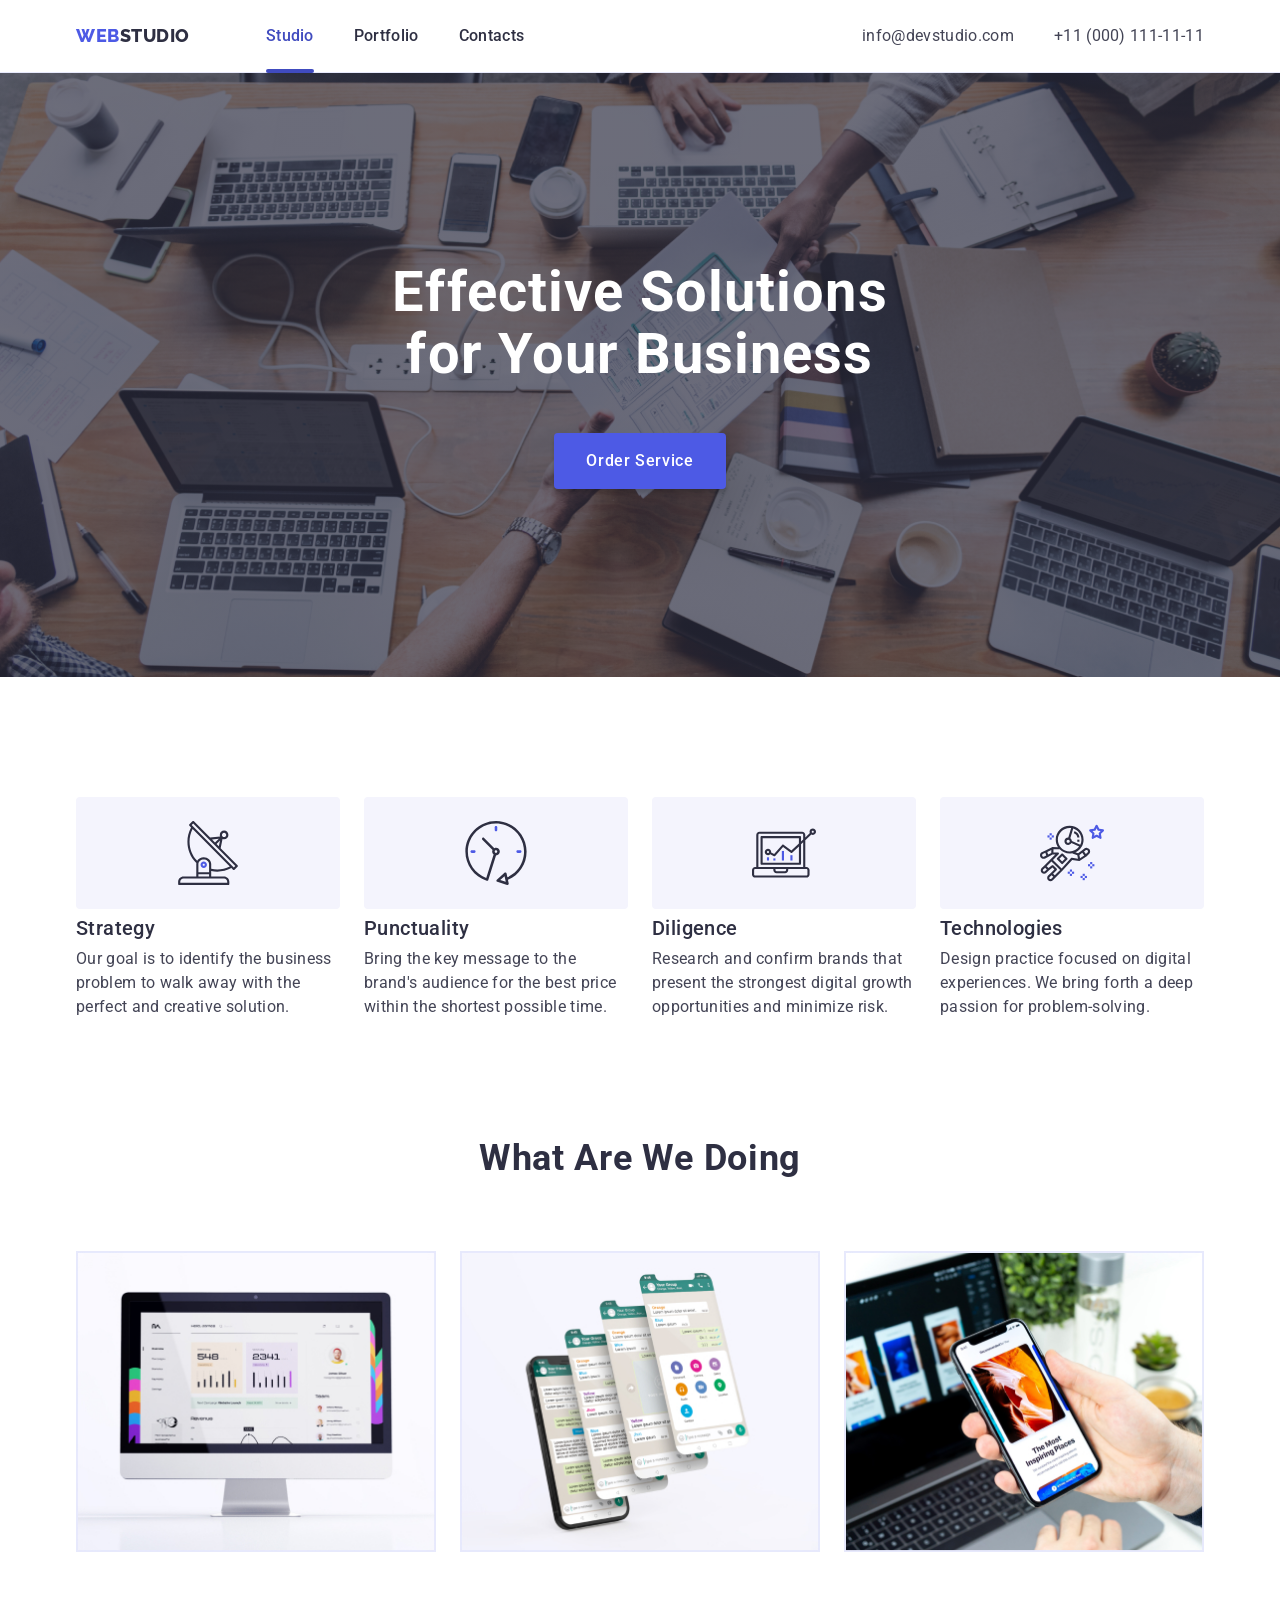
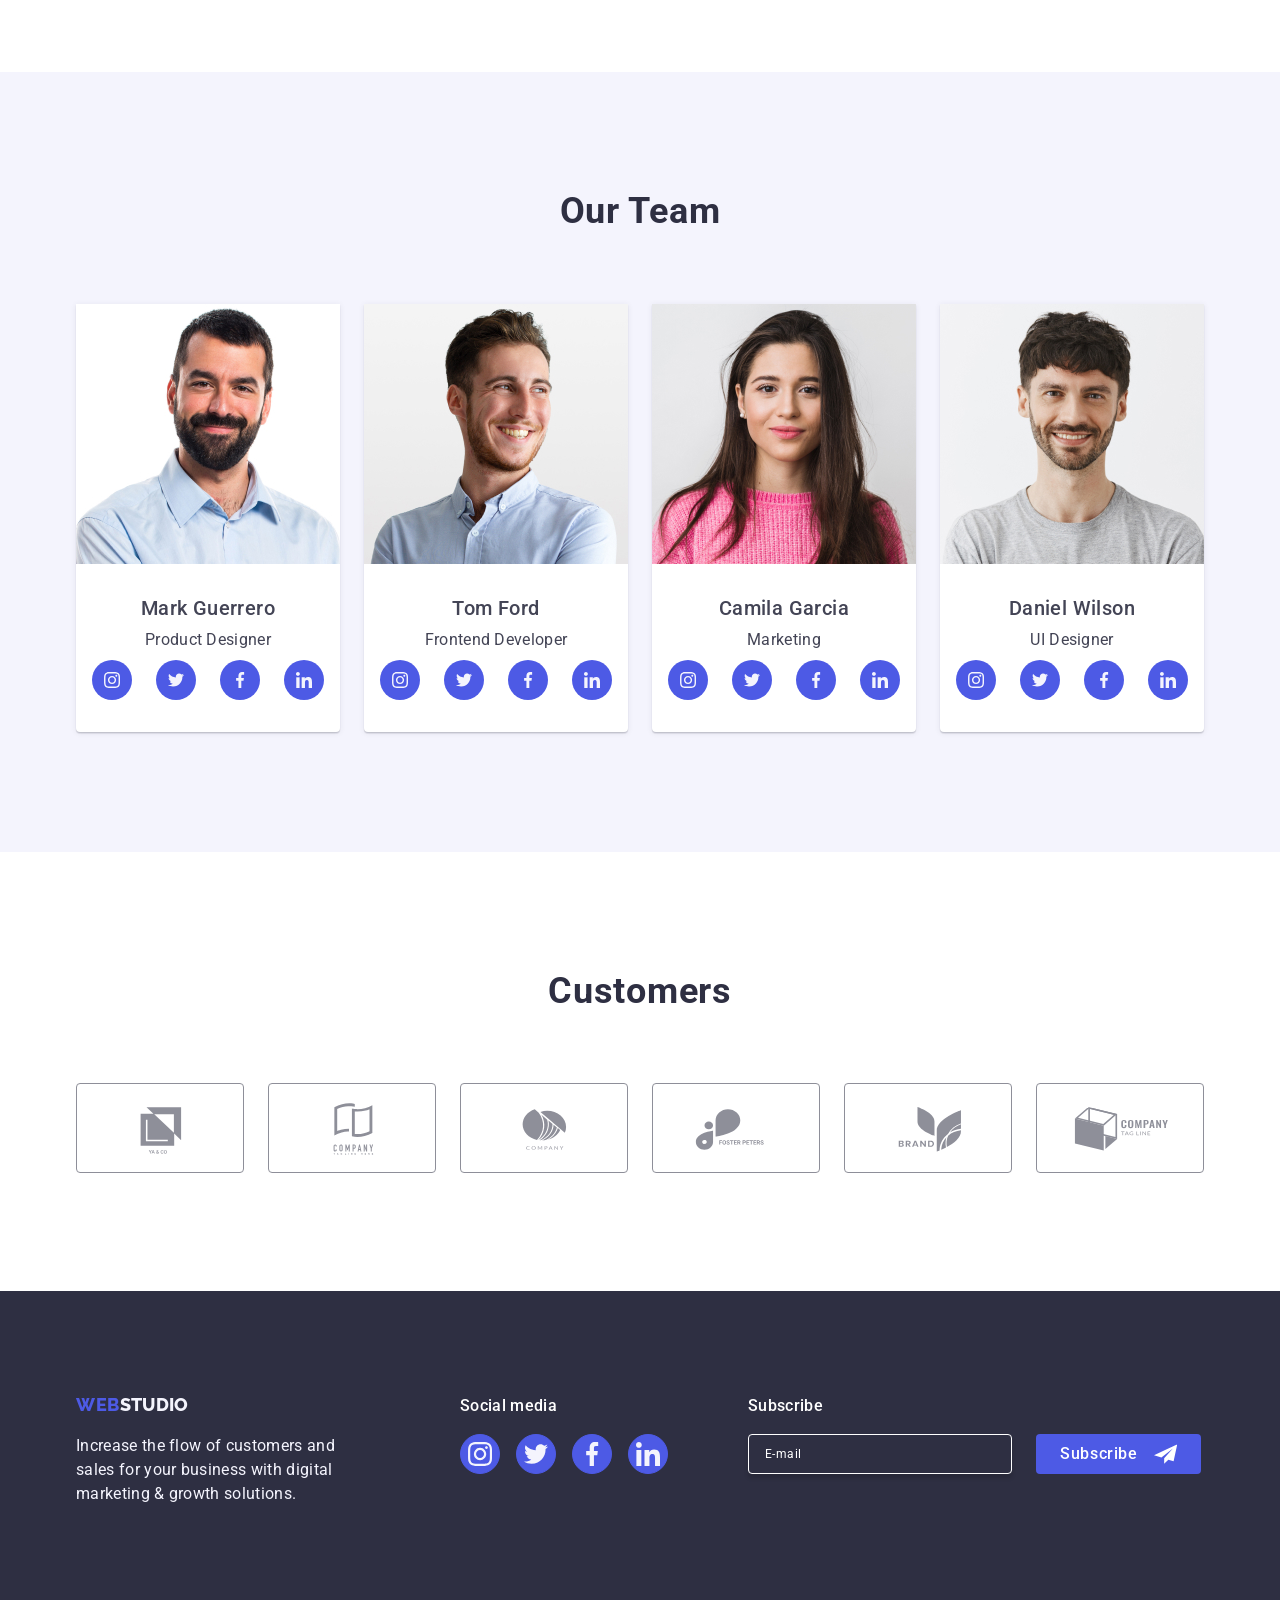
<file: index.html>
<!DOCTYPE html>
<html lang="en">
  <head>
    <meta charset="UTF-8" />
    <meta name="viewport" content="width=device-width, initial-scale=1.0" />
    <title>Web Studio</title>
    <link rel="preconnect" href="https://fonts.googleapis.com" />
    <link rel="preconnect" href="https://fonts.gstatic.com" crossorigin />
    <link
      href="https://fonts.googleapis.com/css2?family=Raleway:wght@800&family=Roboto:wght@400;500;700;900&display=swap"
      rel="stylesheet"
    />
    <link
      rel="stylesheet"
      href="https://cdnjs.cloudflare.com/ajax/libs/modern-normalize/2.0.0/modern-normalize.min.css"
      integrity="sha512-4xo8blKMVCiXpTaLzQSLSw3KFOVPWhm/TRtuPVc4WG6kUgjH6J03IBuG7JZPkcWMxJ5huwaBpOpnwYElP/m6wg=="
      crossorigin="anonymous"
      referrerpolicy="no-referrer"
    />
    <link rel="stylesheet" href="./css/mobile-styles.css" />
  </head>

  <body>
    <header class="all-headers">
      <div class="container all-headers-content">
        <nav class="navigation">
          <a class="link logo" href="./index.html"
            >Web<span class="studio-text">Studio</span></a
          >
          <ul class="list menu-list">
            <li>
              <a class="menu-item current link" href="./index.html">Studio</a>
            </li>
            <li>
              <a class="menu-item link" href="./portfolio.html">Portfolio</a>
            </li>
            <li><a class="menu-item link" href="">Contacts</a></li>
          </ul>
        </nav>
        <address class="address">
          <ul class="list address-list">
            <li>
              <a class="address-item link" href="mailto:info@devstudio.com"
                >info@devstudio.com</a
              >
            </li>
            <li>
              <a class="address-item link" href="tel:+110001111111"
                >+11 (000) 111-11-11</a
              >
            </li>
          </ul>
        </address>
        <button
          menu-open
          class="mobile-menu-button menu-toggle js-open-menu"
          aria-expanded="false"
          aria-controls="mobile-menu"
        >
          <svg
            width="32"
            height="22"
            fill="currentColor"
            viewBox="0 0 20 20"
            xmlns="http://www.w3.org/2000/svg"
          >
            <path
              fill-rule="evenodd"
              d="M3 5a1 1 0 011-1h12a1 1 0 110 2H4a1 1 0 01-1-1zM3 10a1 1 0 011-1h12a1 1 0 110 2H4a1 1 0 01-1-1zM3 15a1 1 0 011-1h12a1 1 0 110 2H4a1 1 0 01-1-1z"
              clip-rule="evenodd"
            ></path>
          </svg>
        </button>
      </div>
    </header>
    <main>
      <section class="hero-section">
        <div class="container">
          <h1 class="page-header">Effective Solutions for Your Business</h1>
          <button data-modal-open class="hero-btn" type="button">
            Order Service
          </button>
        </div>
      </section>
      <!-- Section 2 pillars -->
      <section class="our-pillars">
        <div class="container">
          <h2 class="visually-hidden">Our pillars</h2>
          <ul class="list pillars-list">
            <li class="pillar-item">
              <div class="pillar-icon-container">
                <svg class="icon-antenna" width="64" height="64">
                  <use href="./images/icons.svg#icon-antenna"></use>
                </svg>
              </div>
              <h3 class="pillars-title">Strategy</h3>
              <p class="sec-two-four-paragraph">
                Our goal is to identify the business problem to walk away with
                the perfect and creative solution.
              </p>
            </li>
            <li class="pillar-item">
              <div class="pillar-icon-container">
                <svg class="icon-clock" width="64" height="64">
                  <use href="./images/icons.svg#icon-clock"></use>
                </svg>
              </div>
              <h3 class="pillars-title">Punctuality</h3>
              <p class="sec-two-four-paragraph">
                Bring the key message to the brand's audience for the best price
                within the shortest possible time.
              </p>
            </li>
            <li class="pillar-item">
              <div class="pillar-icon-container">
                <svg class="icon-diagram" width="64" height="64">
                  <use href="./images/icons.svg#icon-diagram"></use>
                </svg>
              </div>
              <h3 class="pillars-title">Diligence</h3>
              <p class="sec-two-four-paragraph">
                Research and confirm brands that present the strongest digital
                growth opportunities and minimize risk.
              </p>
            </li>
            <li class="pillar-item">
              <div class="pillar-icon-container">
                <svg class="icon-astronaut" width="64" height="64">
                  <use href="./images/icons.svg#icon-astronaut"></use>
                </svg>
              </div>
              <h3 class="pillars-title">Technologies</h3>
              <p class="sec-two-four-paragraph">
                Design practice focused on digital experiences. We bring forth a
                deep passion for problem-solving.
              </p>
            </li>
          </ul>
        </div>
      </section>
      <!-- Section 3 What are we doing -->
      <section class="what-we-do-section">
        <div class="container">
          <h2 class="second-level-header what-we-do-title">
            What are we doing
          </h2>
          <ul class="list what-we-do-list">
            <li class="what-we-do-item">
              <img
                srcset="./images/desktop.jpg 1x, ./images/desktop@2x.jpg 2x"
                src="./images/desktop.jpg"
                alt="Modern Websites"
                width="360"
                height="300"
                loading="lazy"
              />
            </li>
            <li class="what-we-do-item">
              <img
              srcset="./images/apps.jpg 1x, ./images/apps@2x.jpg 2x"
                src="./images/apps.jpg"
                alt="User-friendly Messengers"
                width="360"
                height="300"
                loading="lazy"
              />
            </li>
            <li class="what-we-do-item">
              <img
              srcset="./images/smartphone.jpg 1x, ./images/smartphone@2x.jpg 2x"
                src="./images/smartphone.jpg"
                alt="Mobile Apps"
                width="360"
                height="300"
                loading="lazy"
              />
            </li>
          </ul>
        </div>
      </section>
      <!-- Section 4 Our Team -->
      <section class="our-team">
        <div class="container">
          <h2 class="second-level-header our-team-title">Our Team</h2>
          <ul class="list our-team-list">
            <li class="our-team-list-item">
              <img
              srcset="./images/mark.jpg 1x, ./images/mark@2x.jpg 2x"
                src="./images/mark.jpg"
                alt="A man with a beard"
                width="264"
                height="260"
                loading="lazy"
              />
              <div class="name-and-position">
                <h3 class="level-three-header our-team-item-title">
                  Mark Guerrero
                </h3>
                <p class="team-paragraph our-team-list-item-text">
                  Product Designer
                </p>
                <ul class="our-team-icons list">
                  <li class="our-team-icons-item">
                    <a href="" class="soc-media-icons-link">
                      <svg class="icon-social" width="16" height="16">
                        <use href="./images/icons.svg#icon-instagram"></use>
                      </svg>
                    </a>
                  </li>
                  <li class="our-team-icons-item">
                    <a href="" class="soc-media-icons-link">
                      <svg class="icon-social" width="16" height="16">
                        <use href="./images/icons.svg#icon-twitter"></use>
                      </svg>
                    </a>
                  </li>
                  <li class="our-team-icons-item">
                    <a href="" class="soc-media-icons-link">
                      <svg class="icon-social" width="16" height="16">
                        <use href="./images/icons.svg#icon-facebook"></use>
                      </svg>
                    </a>
                  </li>
                  <li class="our-team-icons-item">
                    <a href="" class="soc-media-icons-link">
                      <svg class="icon-social" width="16" height="16">
                        <use href="./images/icons.svg#icon-linkedin"></use>
                      </svg>
                    </a>
                  </li>
                </ul>
              </div>
            </li>
            <li class="our-team-list-item">
              <img
              srcset="./images/tom.jpg 1x, ./images/tom@2x.jpg 2x"
                src="./images/tom.jpg"
                alt="Laughing man"
                width="264"
                height="260"
                loading="lazy"
              />
              <div class="name-and-position">
                <h3 class="level-three-header our-team-item-title">Tom Ford</h3>
                <p class="team-paragraph our-team-list-item-text">
                  Frontend Developer
                </p>
                <ul class="our-team-icons list">
                  <li class="our-team-icons-item">
                    <a href="" class="soc-media-icons-link">
                      <svg class="icon-social" width="16" height="16">
                        <use href="./images/icons.svg#icon-instagram"></use>
                      </svg>
                    </a>
                  </li>
                  <li class="our-team-icons-item">
                    <a href="" class="soc-media-icons-link">
                      <svg class="icon-social" width="16" height="16">
                        <use href="./images/icons.svg#icon-twitter"></use>
                      </svg>
                    </a>
                  </li>
                  <li class="our-team-icons-item">
                    <a href="" class="soc-media-icons-link">
                      <svg class="icon-social" width="16" height="16">
                        <use href="./images/icons.svg#icon-facebook"></use>
                      </svg>
                    </a>
                  </li>
                  <li class="our-team-icons-item">
                    <a href="" class="soc-media-icons-link">
                      <svg class="icon-social" width="16" height="16">
                        <use href="./images/icons.svg#icon-linkedin"></use>
                      </svg>
                    </a>
                  </li>
                </ul>
              </div>
            </li>
            <li class="our-team-list-item">
              <img
              srcset="./images/camila.jpg 1x, ./images/camila@2x.jpg 2x"
                src="./images/camila.jpg"
                alt="Confident woman"
                width="264"
                height="260"
                loading="lazy"
              />
              <div class="name-and-position">
                <h3 class="level-three-header our-team-item-title">
                  Camila Garcia
                </h3>
                <p class="team-paragraph our-team-list-item-text">
                  Marketing
                </p>
                <ul class="our-team-icons list">
                  <li class="our-team-icons-item">
                    <a href="" class="soc-media-icons-link">
                      <svg class="icon-social" width="16" height="16">
                        <use href="./images/icons.svg#icon-instagram"></use>
                      </svg>
                    </a>
                  </li>
                  <li class="our-team-icons-item">
                    <a href="" class="soc-media-icons-link">
                      <svg class="icon-social" width="16" height="16">
                        <use href="./images/icons.svg#icon-twitter"></use>
                      </svg>
                    </a>
                  </li>
                  <li class="our-team-icons-item">
                    <a href="" class="soc-media-icons-link">
                      <svg class="icon-social" width="16" height="16">
                        <use href="./images/icons.svg#icon-facebook"></use>
                      </svg>
                    </a>
                  </li>
                  <li class="our-team-icons-item">
                    <a href="" class="soc-media-icons-link">
                      <svg class="icon-social" width="16" height="16">
                        <use href="./images/icons.svg#icon-linkedin"></use>
                      </svg>
                    </a>
                  </li>
                </ul>
              </div>
            </li>
            <li class="our-team-list-item">
              <img
              srcset="./images/daniel.jpg 1x, ./images/daniel@2x.jpg 2x"
                src="./images/daniel.jpg"
                alt="Smiling man"
                width="264"
                height="260"
                loading="lazy"
              />
              <div class="name-and-position">
                <h3 class="level-three-header our-team-item-title">
                  Daniel Wilson
                </h3>
                <p class="team-paragraph our-team-list-item-text">
                  UI Designer
                </p>
                <ul class="our-team-icons list">
                  <li class="our-team-icons-item">
                    <a href="" class="soc-media-icons-link">
                      <svg class="icon-social" width="16" height="16">
                        <use href="./images/icons.svg#icon-instagram"></use>
                      </svg>
                    </a>
                  </li>
                  <li class="our-team-icons-item">
                    <a href="" class="soc-media-icons-link">
                      <svg class="icon-social" width="16" height="16">
                        <use href="./images/icons.svg#icon-twitter"></use>
                      </svg>
                    </a>
                  </li>
                  <li class="our-team-icons-item">
                    <a href="" class="soc-media-icons-link">
                      <svg class="icon-social" width="16" height="16">
                        <use href="./images/icons.svg#icon-facebook"></use>
                      </svg>
                    </a>
                  </li>
                  <li class="our-team-icons-item">
                    <a href="" class="soc-media-icons-link">
                      <svg class="icon-social" width="16" height="16">
                        <use href="./images/icons.svg#icon-linkedin"></use>
                      </svg>
                    </a>
                  </li>
                </ul>
              </div>
            </li>
          </ul>
        </div>
      </section>
      <!-- Customers -->
      <section class="our-customers">
        <div class="container">
          <h2 class="second-level-header customers-title">Customers</h2>
          <ul class="list customers-list">
            <li class="customers-list-item">
              <a class="customers-icon-link" href="">
                <svg class="icon-logo-customers" width="104" height="56">
                  <use href="./images/icons.svg#icon-logo"></use>
                </svg>
              </a>
            </li>
            <li class="customers-list-item">
              <a class="customers-icon-link" href="">
                <svg class="icon-logo-customers" width="104" height="56">
                  <use href="./images/icons.svg#icon-logo-1"></use>
                </svg>
              </a>
            </li>
            <li class="customers-list-item">
              <a class="customers-icon-link" href="">
                <svg class="icon-logo-customers" width="104" height="56">
                  <use href="./images/icons.svg#icon-logo-2"></use>
                </svg>
              </a>
            </li>
            <li class="customers-list-item">
              <a class="customers-icon-link" href="">
                <svg class="icon-logo-customers" width="104" height="56">
                  <use href="./images/icons.svg#icon-logo-3"></use>
                </svg>
              </a>
            </li>
            <li class="customers-list-item">
              <a class="customers-icon-link" href="">
                <svg class="icon-logo-customers" width="104" height="56">
                  <use href="./images/icons.svg#icon-logo-4"></use>
                </svg>
              </a>
            </li>
            <li class="customers-list-item">
              <a class="customers-icon-link" href="">
                <svg class="icon-logo-customers" width="104" height="56">
                  <use href="./images/icons.svg#icon-logo-5"></use>
                </svg>
              </a>
            </li>
          </ul>
        </div>
      </section>
    </main>

    <footer class="footer footer-class">
      <div class="container footer-container">
        <div class="footer-left-side">
          <a class="link footer-logo" href="./index.html"
            >Web<span class="studio-text-footer">Studio</span></a
          >
          <p class="footer-text">
            Increase the flow of customers and sales for your business with
            digital marketing & growth solutions.
          </p>
        </div>

        <div class="footer-soc-media">
          <p class="footer-soc-media-title">Social media</p>
          <ul class="footer-soc-media-icons list">
            <li class="footer-icons-item">
              <a href="" class="footer-icons-item-link">
                <svg class="icon-social" width="24" height="24">
                  <use href="./images/icons.svg#icon-instagram"></use>
                </svg>
              </a>
            </li>
            <li class="footer-icons-item">
              <a href="" class="footer-icons-item-link">
                <svg class="icon-social" width="24" height="24">
                  <use href="./images/icons.svg#icon-twitter"></use>
                </svg>
              </a>
            </li>
            <li class="footer-icons-item">
              <a href="" class="footer-icons-item-link">
                <svg class="icon-social" width="24" height="24">
                  <use href="./images/icons.svg#icon-facebook"></use>
                </svg>
              </a>
            </li>
            <li class="footer-icons-item">
              <a href="" class="footer-icons-item-link">
                <svg class="icon-social" width="24" height="24">
                  <use href="./images/icons.svg#icon-linkedin"></use>
                </svg>
              </a>
            </li>
          </ul>
        </div>

        <div class="footer-form">
          <p class="footer-form-title">Subscribe</p>
          <form class="subscribe-list">
            <label class="subscribe-form">
              <input
                class="form-input"
                type="email"
                name="email"
                placeholder="E-mail"
              />
            </label>

            <button type="submit" class="subscribe-button">
              Subscribe
              <svg class="paper-plane" width="24" height="24">
                <use href="./images/icons.svg#icon-paper-plane"></use>
              </svg>
            </button>
          </form>
        </div>
      </div>
    </footer>

    <div class="backdrop is-hidden" data-modal>
      <div class="modal modal-window">
        <button class="modal-close-button" data-modal-close type="button">
          <svg class="close-button" width="8" height="8">
            <use href="./images/icons.svg#icon-close-black"></use>
          </svg>
        </button>
        <p class="modal-call-to-action">
          Leave your contacts and we will call you back
        </p>
        <form>
          <div class="modal-window-form-item">
            <label for="user-name" class="modal-window-title">Name</label>
            <div class="modal-window-input-container">
              <input
                class="form-input-modal"
                id="user-name"
                type="text"
                name="user-name"
                autofocus
              />
              <svg class="modal-form-icon" width="18" height="24">
                <use href="./images/icons.svg#icon-person-icon"></use>
              </svg>
            </div>
          </div>

          <div class="modal-window-form-item">
            <label for="phone-number" class="modal-window-title">Phone</label>
            <div class="modal-window-input-container">
              <input
                class="form-input-modal"
                id="phone-number"
                type="tel"
                name="phone-number"
              />
              <svg class="modal-form-icon" width="18" height="24">
                <use href="./images/icons.svg#icon-phone-icon"></use>
              </svg>
            </div>
          </div>

          <div class="modal-window-form-item">
            <label for="user-email" class="modal-window-title">Email</label>
            <div class="modal-window-input-container">
              <input
                class="form-input-modal"
                id="user-email"
                type="email"
                name="user-email"
              />
              <svg class="modal-form-icon" width="18" height="24">
                <use href="./images/icons.svg#icon-email-icon"></use>
              </svg>
            </div>
          </div>

          <div class="modal-window-form-item-comment">
            <label for="user-comment" class="modal-window-title">Comment</label>
            <textarea
              class="modal-comment"
              id="user-comment"
              name="user-comment"
              placeholder="Text input"
            ></textarea>
          </div>

          <div class="checkbox-privacy">
            <input
              class="form-input-modal-checkbox visually-hidden"
              id="user-privacy"
              type="checkbox"
              name="user-privacy"
              value="true"
            />
            <label for="user-privacy" class="checkbox-label">
              <span class="checkbox-icon">
                <svg class="modal-form-icon" width="10" height="8">
                  <use href="./images/icons.svg#icon-check-icon"></use>
                </svg>
              </span>
              I accept the terms and conditions of the
              <a class="privacy-text" href="">Privacy Policy</a>
            </label>
          </div>

          <button class="modal-send-button" type="submit">Send</button>
        </form>
      </div>
    </div>

    <div class="menu-container js-menu-container" id="mobile-menu">
      <div class="modal-menu-wrapper">
        <button class="menu-toggle-close js-close-menu">
          <svg
            fill="currentColor"
            viewBox="0 0 20 20"
            xmlns="http://www.w3.org/2000/svg"
            width="8"
            height="8"
          >
            <path
              fill-rule="evenodd"
              d="M4.293 4.293a1 1 0 011.414 0L10 8.586l4.293-4.293a1 1 0 111.414 1.414L11.414 10l4.293 4.293a1 1 0 01-1.414 1.414L10 11.414l-4.293 4.293a1 1 0 01-1.414-1.414L8.586 10 4.293 5.707a1 1 0 010-1.414z"
              clip-rule="evenodd"
            ></path>
          </svg>
        </button>

        <ul class="list mobile-menu">
          <li><a href="./index.html" class="link mobile-menu-link studio">Studio</a></li>
          <li><a href="./portfolio.html" class="link mobile-menu-link">Portfolio</a></li>
          <li><a href="" class="link mobile-menu-link">Contacts</a></li>
        </ul>

        <ul class="list mobile-menu-contacts">
          <li>
            <a class="mobile-address-pn link" href="tel:+110001111111"
              >+11 (000) 111-11-11</a
            >
          </li>
          <li>
            <a class="mobile-address-email link" href="mailto:info@devstudio.com"
              >info@devstudio.com</a
            >
          </li>
        </ul>

        <ul class="list mobile-menu-socials">
          <li class="our-team-icons-item">
            <a href="" class="soc-media-icons-link">
              <svg class="icon-social" width="24" height="24">
                <use href="./images/icons.svg#icon-instagram"></use>
              </svg>
            </a>
          </li>
          <li class="our-team-icons-item">
            <a href="" class="soc-media-icons-link">
              <svg class="icon-social" width="24" height="24">
                <use href="./images/icons.svg#icon-twitter"></use>
              </svg>
            </a>
          </li>
          <li class="our-team-icons-item">
            <a href="" class="soc-media-icons-link">
              <svg class="icon-social" width="24" height="24">
                <use href="./images/icons.svg#icon-facebook"></use>
              </svg>
            </a>
          </li>
          <li class="our-team-icons-item">
            <a href="" class="soc-media-icons-link">
              <svg class="icon-social" width="24" height="24">
                <use href="./images/icons.svg#icon-linkedin"></use>
              </svg>
            </a>
          </li>
        </ul>

      </div>
    </div>
    
    <script src="./js/mobile-menu.js"></script>
    <script src="./js/modal.js"></script>
  </body>
</html>
</file>
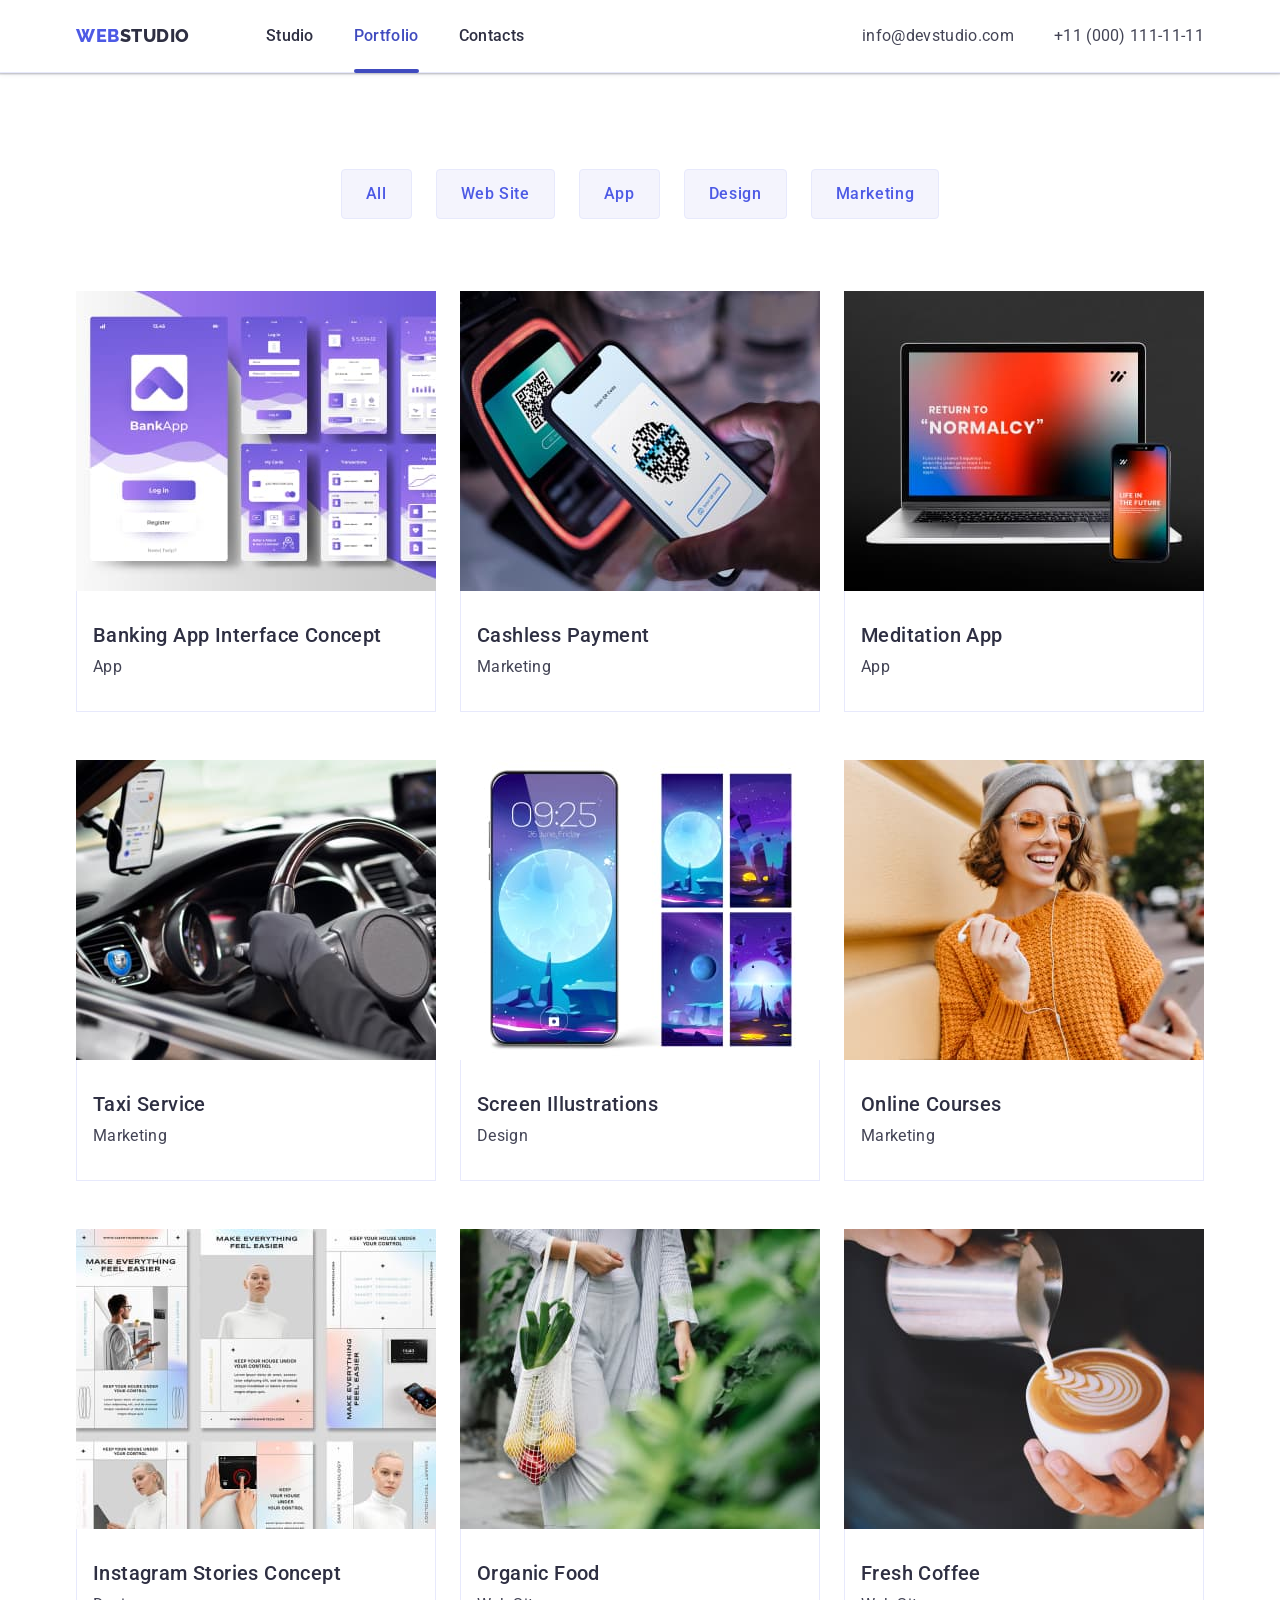
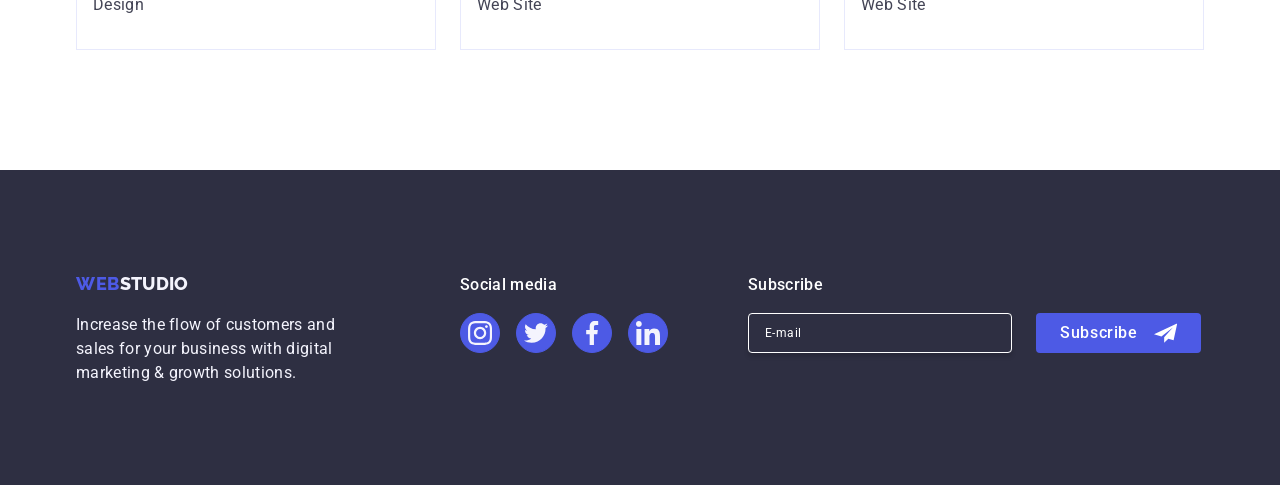
<file: portfolio.html>
<!DOCTYPE html>
<html lang="en">
  <head>
    <meta charset="UTF-8" />
    <meta name="viewport" content="width=device-width, initial-scale=1.0" />
    <title>Web Studio</title>
    <link rel="preconnect" href="https://fonts.googleapis.com" />
    <link rel="preconnect" href="https://fonts.gstatic.com" crossorigin />
    <link
      href="https://fonts.googleapis.com/css2?family=Raleway:wght@400;800&family=Roboto:wght@500&display=swap"
      rel="stylesheet"
    />
    <link
      rel="stylesheet"
      href="https://cdnjs.cloudflare.com/ajax/libs/modern-normalize/2.0.0/modern-normalize.min.css"
      integrity="sha512-4xo8blKMVCiXpTaLzQSLSw3KFOVPWhm/TRtuPVc4WG6kUgjH6J03IBuG7JZPkcWMxJ5huwaBpOpnwYElP/m6wg=="
      crossorigin="anonymous"
      referrerpolicy="no-referrer"
    />
    <link rel="stylesheet" href="./css/mobile-styles.css" />
  </head>
  <body>
    <header class="all-headers">
      <div class="container all-headers-content">
        <nav class="navigation">
          <!-- Logo -->
          <a class="link logo" href="./index.html"
            >Web<span class="studio-text">Studio</span></a
          >
          <!-- menu -->
          <ul class="list menu-list">
            <li>
              <a class="menu-item link" href="./index.html">Studio</a>
            </li>
            <li>
              <a class="menu-item current link" href="./portfolio.html">Portfolio</a>
            </li>
            <li><a class="menu-item link" href="">Contacts</a></li>
          </ul>
        </nav>
        <!-- contacts -->
        <address class="address">
          <ul class="list address-list">
            <li>
              <a class="address-item link" href="mailto:info@devstudio.com"
                >info@devstudio.com</a
              >
            </li>
            <li>
              <a class="address-item link" href="tel:+110001111111"
                >+11 (000) 111-11-11</a
              >
            </li>
          </ul>
        </address>
      </div>
    </header>

    <main>
      <!-- filter buttons -->
      <section class="buttons-container">
        <div class="container">
          <h1 class="visually-hidden">Header</h1>
          <ul class="list buttons-list">
            <li>
              <button class="filter-buttons-section" type="button">All</button>
            </li>
            <li>
              <button class="filter-buttons-section" type="button">
                Web Site
              </button>
            </li>
            <li>
              <button class="filter-buttons-section" type="button">App</button>
            </li>
            <li>
              <button class="filter-buttons-section" type="button">
                Design
              </button>
            </li>
            <li>
              <button class="filter-buttons-section" type="button">
                Marketing
              </button>
            </li>
          </ul>
          <ul class="list offers-with-pictures">
            <li class="offers-list-item">
              <a class="link offers-list-link" href="">
                <div class="apps-from-the-list">
                  <img
                    src="./images/portfolio/bank-app-interface.jpg"
                    alt="Banking App Interface"
                    width="360"
                    height="300"
                  />
                  <p class="overlay-text">
                    14 Stylish and User-Friendly App Design Concepts · Task
                    Manager App · Calorie Tracker App · Exotic Fruit Ecommerce
                    App · Cloud Storage App
                  </p>
                </div>
                <div class="text-under-offer">
                  <h2 class="second-level-header portfolio-second-level-header">
                    Banking App Interface Concept
                  </h2>
                  <p class="sec-two-four-paragraph portfolio-paragraph">App</p>
                </div>
              </a>
            </li>
            <li class="offers-list-item">
              <a class="link offers-list-link" href="">
                <div class="apps-from-the-list">
                  <img
                    src="./images/portfolio/cashless-payment.jpg"
                    alt="Cashless Payment"
                    width="360"
                    height="300"
                  />
                  <p class="overlay-text">
                    14 Stylish and User-Friendly App Design Concepts · Task
                    Manager App · Calorie Tracker App · Exotic Fruit Ecommerce
                    App · Cloud Storage App
                  </p>
                </div>
                <div class="text-under-offer">
                  <h2 class="second-level-header portfolio-second-level-header">
                    Cashless Payment
                  </h2>
                  <p class="sec-two-four-paragraph portfolio-paragraph">
                    Marketing
                  </p>
                </div>
              </a>
            </li>
            <li class="offers-list-item">
              <a class="link offers-list-link" href="">
                <div class="apps-from-the-list">
                  <img
                    src="./images/portfolio/meditation-app.jpg"
                    alt="Meditation App"
                    width="360"
                    height="300"
                  />
                  <p class="overlay-text">
                    14 Stylish and User-Friendly App Design Concepts · Task
                    Manager App · Calorie Tracker App · Exotic Fruit Ecommerce
                    App · Cloud Storage App
                  </p>
                </div>
                <div class="text-under-offer">
                  <h2 class="second-level-header portfolio-second-level-header">
                    Meditation App
                  </h2>
                  <p class="sec-two-four-paragraph portfolio-paragraph">App</p>
                </div>
              </a>
            </li>
            <li class="offers-list-item">
              <a class="link offers-list-link" href="">
                <div class="apps-from-the-list">
                  <img
                    src="./images/portfolio/taxi-service.jpg"
                    alt="Taxi Service"
                    width="360"
                    height="300"
                  />
                  <p class="overlay-text">
                    14 Stylish and User-Friendly App Design Concepts · Task
                    Manager App · Calorie Tracker App · Exotic Fruit Ecommerce
                    App · Cloud Storage App
                  </p>
                </div>
                <div class="text-under-offer">
                  <h2 class="second-level-header portfolio-second-level-header">
                    Taxi Service
                  </h2>
                  <p class="sec-two-four-paragraph portfolio-paragraph">
                    Marketing
                  </p>
                </div>
              </a>
            </li>
            <li class="offers-list-item">
              <a class="link offers-list-link" href="">
                <div class="apps-from-the-list">
                  <img
                    src="./images/portfolio/screen-illustrations.jpg"
                    alt="Screen Illustrations"
                    width="360"
                    height="300"
                  />
                  <p class="overlay-text">
                    14 Stylish and User-Friendly App Design Concepts · Task
                    Manager App · Calorie Tracker App · Exotic Fruit Ecommerce
                    App · Cloud Storage App
                  </p>
                </div>
                <div class="text-under-offer">
                  <h2 class="second-level-header portfolio-second-level-header">
                    Screen Illustrations
                  </h2>
                  <p class="sec-two-four-paragraph portfolio-paragraph">
                    Design
                  </p>
                </div>
              </a>
            </li>
            <li class="offers-list-item">
              <a class="link offers-list-link" href="">
                <div class="apps-from-the-list">
                  <img
                    src="./images/portfolio/online-courses.jpg"
                    alt="Online Courses"
                    width="360"
                    height="300"
                  />
                  <p class="overlay-text">
                    14 Stylish and User-Friendly App Design Concepts · Task
                    Manager App · Calorie Tracker App · Exotic Fruit Ecommerce
                    App · Cloud Storage App
                  </p>
                </div>
                <div class="text-under-offer">
                  <h2 class="second-level-header portfolio-second-level-header">
                    Online Courses
                  </h2>
                  <p class="sec-two-four-paragraph portfolio-paragraph">
                    Marketing
                  </p>
                </div>
              </a>
            </li>
            <li class="offers-list-item">
              <a class="link offers-list-link" href="">
                <div class="apps-from-the-list">
                  <img
                    src="./images/portfolio/insta-stories-concept.jpg"
                    alt="Instagram Stories Concept"
                    width="360"
                    height="300"
                  />
                  <p class="overlay-text">
                    14 Stylish and User-Friendly App Design Concepts · Task
                    Manager App · Calorie Tracker App · Exotic Fruit Ecommerce
                    App · Cloud Storage App
                  </p>
                </div>
                <div class="text-under-offer">
                  <h2 class="second-level-header portfolio-second-level-header">
                    Instagram Stories Concept
                  </h2>
                  <p class="sec-two-four-paragraph portfolio-paragraph">
                    Design
                  </p>
                </div>
              </a>
            </li>
            <li class="offers-list-item">
              <a class="link offers-list-link" href="">
                <div class="apps-from-the-list">
                  <img
                    src="./images/portfolio/organic-food.jpg"
                    alt="Organic Food"
                    width="360"
                    height="300"
                  />
                  <p class="overlay-text">
                    14 Stylish and User-Friendly App Design Concepts · Task
                    Manager App · Calorie Tracker App · Exotic Fruit Ecommerce
                    App · Cloud Storage App
                  </p>
                </div>
                <div class="text-under-offer">
                  <h2 class="second-level-header portfolio-second-level-header">
                    Organic Food
                  </h2>
                  <p class="sec-two-four-paragraph portfolio-paragraph">
                    Web Site
                  </p>
                </div>
              </a>
            </li>
            <li class="offers-list-item">
              <a class="link offers-list-link" href="">
                <div class="apps-from-the-list">
                  <img
                    src="./images/portfolio/fresh-coffee.jpg"
                    alt="Fresh Coffee"
                    width="360"
                    height="300"
                  />
                  <p class="overlay-text">
                    14 Stylish and User-Friendly App Design Concepts · Task
                    Manager App · Calorie Tracker App · Exotic Fruit Ecommerce
                    App · Cloud Storage App
                  </p>
                </div>
                <div class="text-under-offer">
                  <h2 class="second-level-header portfolio-second-level-header">
                    Fresh Coffee
                  </h2>
                  <p class="sec-two-four-paragraph portfolio-paragraph">
                    Web Site
                  </p>
                </div>
              </a>
            </li>
          </ul>
        </div>
      </section>
    </main>
    <footer class="footer footer-class">
      <div class="container footer-container">
        <div class="footer-left-side">
          <a class="link logo footer-logo" href="./index.html"
            >Web<span class="studio-text-footer">Studio</span></a
          >
          <p class="footer-text">
            Increase the flow of customers and sales for your business with
            digital marketing & growth solutions.
          </p>
        </div>

        <div class="footer-soc-media">
          <p class="footer-soc-media-title">Social media</p>
          <ul class="footer-soc-media-icons list">
            <li class="footer-icons-item">
              <a href="" class="footer-icons-item-link">
                <svg class="icon-social" width="24" height="24">
                  <use href="./images/icons.svg#icon-instagram"></use>
                </svg>
              </a>
            </li>
            <li class="footer-icons-item">
              <a href="" class="footer-icons-item-link">
                <svg class="icon-social" width="24" height="24">
                  <use href="./images/icons.svg#icon-twitter"></use>
                </svg>
              </a>
            </li>
            <li class="footer-icons-item">
              <a href="" class="footer-icons-item-link">
                <svg class="icon-social" width="24" height="24">
                  <use href="./images/icons.svg#icon-facebook"></use>
                </svg>
              </a>
            </li>
            <li class="footer-icons-item">
              <a href="" class="footer-icons-item-link">
                <svg class="icon-social" width="24" height="24">
                  <use href="./images/icons.svg#icon-linkedin"></use>
                </svg>
              </a>
            </li>
          </ul>
        </div>

        <div class="footer-form">
          <p class="footer-form-title">Subscribe</p>
          <form class="subscribe-list">
            <label class="subscribe-form">
              <input
                class="form-input"
                type="email"
                name="email"
                placeholder="E-mail"
              />
            </label>

            <button type="submit" class="subscribe-button">
              Subscribe
              <svg class="paper-plane" width="24" height="24">
                <use href="./images/icons.svg#icon-paper-plane"></use>
              </svg>
            </button>
          </form>
        </div>
      </div>
    </footer>
  </body>
</html>
</file>
<file: css/mobile-styles.css>
:root {
    --white: #ffffff;
    --dairy: #fcfcfc;
    --cornflower: #e7e9fc;
    --cloud: #f4f4fd;
    --iris: #4d5ae5;
    --ocean: #404bbf;
    --navy-blue: #2e2f42;
    --slate: #434455;
    --light-slate: #8E8F99;
    --navyblue-modal: #2E2F42;
}

/* general */
*,
::after,
::before {
    box-sizing: border-box;
}

.list {
    list-style: none;
}

.link {
    text-decoration: none;
}

body {
    font-family: "Roboto", sans-serif;
    color: #434455;
    background-color: var(--white);
}

p {
    margin: 0;
}

h1,
h2,
h3 {
    margin: 0;
}

ul {
    margin: 0;
    padding-left: 0;
}

img {
    display: block;
    max-width: 100%;
    height: auto;
}

/* phone screen */
.container {
    min-width: 320px;
    max-width: 428px;
    padding: 0 16px;
    margin: 0 auto;
}

/* tablet-screen */
@media screen and (min-width: 768px) {
    .container {
        max-width: 768px;
    }
}

/* desktop screen */
@media screen and (min-width: 1158px) {
    .container {
        max-width: 1158px;
        padding: 0 15px;
    }
}

/* header */
@media only screen and (max-width: 767.98px) {
    .all-headers {
        max-width: 768px;
    }

    nav .logo {
        padding-top: 24px;
        padding-bottom: 22px;
    }
}

.logo {
    font-family: "Raleway", sans-serif;
    font-weight: 800;
    font-size: 18px;
    line-height: 1.17;
    letter-spacing: 0.03em;
    text-transform: uppercase;
    color: var(--iris);
}

.mobile-menu-button {
    height: 22px;
    width: 32px;
}

.all-headers {
    border-bottom: 1px solid var(--cornflower);
    box-shadow: 0px 1px 6px 0px rgba(46, 47, 66, 0.08), 0px 1px 1px 0px rgba(46, 47, 66, 0.16), 0px 2px 1px 0px rgba(46, 47, 66, 0.08);
}

.all-headers-content {
    display: flex;
    align-items: center;
}

.current {
    color: #404bbf;
    position: relative;
}

/* here */

.menu-toggle {
    min-height: 40px;
    min-width: 40px;
    display: flex;
    align-items: center;
    justify-content: center;
    margin-left: auto;
    padding: 0;
    background-color: transparent;
    border: none;
    border-radius: 50%;
    outline: none;
}

.menu-toggle-close {
    position: absolute;
    top: 24px;
    right: 24px;
    width: 24px;
    height: 24px;
    border-radius: 50%;
    display: flex;
    align-items: center;
    justify-content: center;
    background-color: transparent;
    border: 1px solid #E7E9FC;
}

@media (min-width: 768px) {
    .menu-toggle {
        display: none;
    }
}

.menu-toggle:hover,
.menu-toggle:focus {
    background-color: rgba(0, 0, 0, 0.1);
}

.menu-container {
    position: fixed;
    top: 0;
    left: 0;
    width: 100vw;
    height: 100vh;
    background-color: var(--white);
    z-index: 999;

    transform: translateX(100%);
    transition: transform 250ms ease-in-out;
}

.menu-container.is-open {
    transform: translateX(0);
}

.list {
    list-style: none;
    padding: 0;
    margin: 0;
}

.mobile-menu {
    display: flex;
    flex-direction: column;
    gap: 40px;
    margin-bottom: auto;
}

.mobile-menu-link {
    font-size: 36px;
    font-weight: 700;
    line-height: 1.11;
    letter-spacing: 0.02em;
    text-transform: capitalize;
    color: var(--navyblue-modal);
}

.mobile-menu .studio {
    color: var(--ocean);
}

.modal-menu-wrapper {
    position: relative;
    display: flex;
    flex-direction: column;
    max-width: 428px;
    width: 100%;
    height: 100%;
    margin: 0 auto;
    padding: 80px 35px 40px 40px;
}

.mobile-menu-contacts {
    margin-bottom: 48px;
    display: flex;
    flex-direction: column;
    gap: 40px;
}

.mobile-address-pn {
    color: var(--iris);
    font-size: 26px;
    font-weight: 700;
}

.mobile-address-email {
    color: var(--slate);
    font-size: 20px;
    font-weight: 500;
}

  .mobile-menu-socials {
    display: flex;
    flex-direction: row;
    gap: 26px;
  }

/* navigation */
nav .logo {
    font-family: Raleway, sans-serif;
    font-size: 18px;
    font-weight: 800;
    line-height: 1.17;
    color: var(--iris);
    letter-spacing: 0.54px;
    text-transform: uppercase;
}

.navigation {
    display: flex;
    align-items: center;
}

/* logo */
.logo {
    margin-right: 76px;
}

.studio-text {
    color: var(--navy-blue);
    text-shadow: none;
}

/* main menu */

.menu-list {
    display: flex;
    gap: 40px;
    margin-right: auto;
}

@media (max-width: 767px) {

    .menu-list,
    .address {
        display: none;
    }
}

.menu-item {
    font-weight: 500;
    font-size: 16px;
    line-height: 1.5;
    letter-spacing: 0.02em;
    color: var(--navy-blue);
    /* hw 3 */
    padding: 24px 0;
    /* hw 4 */
    transition: color 250ms cubic-bezier(0.4, 0, 0.2, 1), border-bottom 250ms cubic-bezier(0.4, 0, 0.2, 1);
    display: inline-block;
}

.current {
    color: #404bbf;
    position: relative;
}

.current::after {
        width: 100%;
        content: "";
        position: absolute;
        left: 0;
        bottom: -1px;
        height: 4px;
        background-color: #404bbf;
        border-radius: 2px;
        transition: border-radius 2px;
}

/* address */
address {
    font-style: normal;
    margin-left: auto;
}

.address-item {
    display: inline-block;
    font-style: normal;
    font-size: 16px;
    font-weight: 400;
    line-height: 1.5;
    letter-spacing: 0.02em;
    color: var(--slate);
    transition: color 250ms cubic-bezier(0.4, 0, 0.2, 1);

}

@media only screen and (min-width: 768px) {
    .address-list {
        display: flex;
        flex-direction: column;
        gap: 12px;
    }
}

@media only screen and (min-width: 1158px) {
    .address-list {
        display: flex;
        flex-direction: row;
        gap: 40px;
    }

    .address-item {
        padding-top: 24px;
        padding-bottom: 24px;
    }
}

.address-item:hover,
.address-item:focus {
    color: #404bbf;
}


/* hero section */
.hero-section {
    background-color: var(--navy-blue);
    padding: 112px 0;
    max-width: 100%;
    align-items: center;
    background-image: linear-gradient(rgba(46, 47, 66, 0.7),
            rgba(46, 47, 66, 0.7)), url('../images/hero-mobile@2x.jpg');
    background-repeat: no-repeat;
    background-position: center;
    background-size: cover;
    margin: 0 auto;
}

@media only screen and (min-resolution: 192dpi) {
    .hero-section {
        background-image: linear-gradient(rgba(46, 47, 66, 0.7),
                rgba(46, 47, 66, 0.7)), url('../images/hero-mobile@2x.jpg');
            }
}

@media only screen and (min-width: 768px) {
    .hero-section {
    background-image: linear-gradient(rgba(46, 47, 66, 0.7),
            rgba(46, 47, 66, 0.7)), url('../images/people-office.jpg');
        }
  }

  @media only screen and (min-width: 768px) and (min-resolution: 192dpi) {
    .hero-section {
        background-image: linear-gradient(rgba(46, 47, 66, 0.7),
                rgba(46, 47, 66, 0.7)), url('../images/people-office\ 1@2x.jpg');
            }
  }

@media only screen and (min-width: 1158px) {
    .hero-section {
      padding: 188px 0;
      max-width: 1440px;
    }
  }

.page-header {
    font-size: 56px;
    font-weight: 700;
    line-height: 1.11;
    text-align: center;
    letter-spacing: 0.02em;
    color: #ffffff;
    max-width: 320px;
    margin: 0 auto 72px;
}

@media (max-width: 767.98px) {
    .page-header {
        font-size: 36px;
    }
}

@media only screen and (min-width: 768px) {
  .page-header {
    margin: 0 auto 36px;
    max-width: 496px;
  }
}

@media only screen and (min-width: 1158px) {
    .page-header {
      margin: 0 auto 48px;
    }
  }

/* hero button */
.hero-btn {
    background-color: #4D5AE5;
    color: #ffffff;
    font-family: inherit;
    font-size: 16px;
    font-style: normal;
    font-weight: 500;
    line-height: 1.5;
    letter-spacing: 0.04em;
    cursor: pointer;
    display: block;
    margin: auto;
    padding: 16px 32px;
    border-radius: 4px;
    border-style: none;
    min-width: 169px;
    box-shadow: 0px 4px 4px 0px rgba(0, 0, 0, 0.15);
    transition: background-color 250ms cubic-bezier(0.4, 0, 0.2, 1);
}

.hero-btn:hover,
.hero-btn:focus {
    background-color: var(--ocean);
}

/* modal */
.backdrop {
    position: fixed;
    top: 0;
    left: 0;
    display: flex;
    flex-direction: column;
    width: 100%;
    height: 100%;
    background-color: rgba(46, 47, 66, 0.4);
    transition: opacity 250ms cubic-bezier(0.4, 0, 0.2, 1), visibility 250ms cubic-bezier(0.4, 0, 0.2, 1);
}

.is-hidden {
    opacity: 0;
    visibility: hidden;
    pointer-events: none;
}

/* modal window */
.modal {
    position: absolute;
    top: 50%;
    left: 50%;
    transform: translate(-50%, -50%) scale(1);
    width: 408px;
    min-height: 584px;
    background: #fcfcfc;
    box-shadow: 0px 1px 1px rgba(0, 0, 0, 0.14), 0px 1px 3px rgba(0, 0, 0, 0.12), 0px 2px 1px rgba(0, 0, 0, 0.2);
    border-radius: 4px;
    transition: transform 250ms cubic-bezier(0.4, 0, 0.2, 1);
    padding: 72px 24px 24px 24px;
}

@media only screen and (max-width: 767.98px) {
  .modal {
    width: 320px;
  }
}

.modal-close-button {
    position: absolute;
    top: 24px;
    right: 24px;
    width: 24px;
    height: 24px;
    border-radius: 50%;
    display: flex;
    align-items: center;
    justify-content: center;
    background-color: #e7e9fc;
    border: 1px solid rgba(0, 0, 0, 0.1);
    padding: 0;
    cursor: pointer;
    transition: background-color 250ms cubic-bezier(0.4, 0, 0.2, 1), border 250ms cubic-bezier(0.4, 0, 0.2, 1);
}

.modal-close-button:hover,
.modal-close-button:focus {
    background-color: #404bbf;
    border: none;
    fill: #ffffff;
}

.close-button {
    transition: fill 250ms cubic-bezier(0.4, 0, 0.2, 1);
}

.modal-call-to-action {
    color: var(--navyblue, #2E2F42);
    font-size: 16px;
    font-weight: 500;
    line-height: 1.5;
    letter-spacing: 0.02em;
    margin-bottom: 16px;
    text-align: center;
}

.modal-window-form-item {
    margin-bottom: 8px;
}

.modal-window-title {
    font-size: 12px;
    line-height: 1.17;
    letter-spacing: 0.04em;
    color: var(--light-slate);
    display: block;
    margin-bottom: 4px;
}

.modal-window-input-container {
    position: relative;
}

.form-input-modal {
    width: 100%;
    height: 40px;
    border: 1px solid rgba(46, 47, 66, 0.4);
    border-radius: 4px;
    background-color: transparent;
    padding-left: 38px;
    outline: transparent;
    transition: border-color 250ms cubic-bezier(0.4, 0, 0.2, 1);
}

.form-input-modal:focus {
    border-color: #4D5AE5;
}

.modal-form-icon {
    position: absolute;
    left: 16px;
    top: 50%;
    transform: translateY(-50%);
    transition: fill 250ms cubic-bezier(0.4, 0, 0.2, 1);
}

.form-input-modal:focus+.modal-form-icon {
    fill: #4D5AE5;
}

.modal-window-form-item-comment {
    margin-bottom: 16px;
}

.modal-comment {
    width: 100%;
    height: 120px;
    font-size: 12px;
    line-height: 1.17;
    letter-spacing: 0.04em;
    color: rgba(46, 47, 66, 0.4);
    border: 1px solid rgba(46, 47, 66, 0.4);
    border-radius: 4px;
    background-color: transparent;
    padding: 8px 16px;
    outline: transparent;
    resize: none;
    transition: border-color 250ms cubic-bezier(0.4, 0, 0.2, 1);
}

.modal-comment:focus {
    border-color: #4D5AE5;
}

.checkbox-privacy {
    display: block;
    margin-bottom: 24px;
    text-align: center;
    padding: 0;
}

.form-input-modal-checkbox {
    width: 16px;
    height: 16px;
    stroke-width: 1px;
    stroke: var(--navy-blue-modal, rgba(46, 47, 66, 0.4));
}

.checkbox-label {
    display: block;
    font-size: 12px;
    font-style: normal;
    font-weight: 400;
    line-height: 1.17;
    letter-spacing: 0.04em;
    color: var(--light-slate);
}

.checkbox-icon {
    width: 16px;
    height: 16px;
    margin-right: 8px;
    border: 1px solid rgba(46, 47, 66, 0.4);
    border-radius: 2px;
    transition: background-color 250ms cubic-bezier(0.4, 0, 0.2, 1), border 250ms cubic-bezier(0.4, 0, 0.2, 1), fill 250ms cubic-bezier(0.4, 0, 0.2, 1);
    display: inline-flex;
    align-items: center;
    justify-content: center;
    fill: transparent;
}

.privacy-text {
    color: var(--iris, #4D5AE5);
}

.form-input-modal-checkbox:checked+.checkbox-label>.checkbox-icon {
    background-color: var(--ocean);
    border: none;
    fill: var(--cloud);
}

.modal-send-button {
    display: block;
    height: 56px;
    min-width: 169px;
    font-weight: 500;
    line-height: 1.5;
    letter-spacing: 0.04em;
    color: #ffffff;
    cursor: pointer;
    background-color: var(--iris, #4D5AE5);
    border: none;
    border-radius: 4px;
    font-size: 16px;
    box-shadow: 0px 4px 4px 0px rgba(0, 0, 0, 0.15);
    transition: background-color 250ms cubic-bezier(0.4, 0, 0.2, 1);
    margin: auto;
}

/* our pillars */
.our-pillars {
    padding: 96px 0;
}

@media screen and (min-width: 1158px) {
    .our-pillars {
        padding: 120px 0;
    }
}

.visually-hidden {
    position: absolute;
    width: 1px;
    height: 1px;
    margin: -1px;
    border: 0;
    padding: 0;
    white-space: nowrap;
    clip-path: inset(100%);
    clip: rect(0 0 0 0);
    overflow: hidden;
}

/* tablet-screen */
@media screen and (min-width: 768px) {
    .pillars-list {
        display: flex;
        flex-wrap: wrap;
        row-gap: 72px;
        column-gap: 24px;
    }

    .pillar-item {
        flex-basis: calc((100% - 24px) / 2);
    }
}

@media (max-width: 1440px) {
    .pillar-icon-container {
        display: none;
    }
}

@media (max-width: 767.98px) {
    .pillar-item:not(:last-child) {
        margin-bottom: 72px;
    }
}

/* desktop screen */
@media screen and (min-width: 1158px) {
    .pillars-list {
        display: flex;
        flex-wrap: nowrap;
        gap: 24px;
    }

    .pillar-item {
        width: calc((100% - 72px) / 4);
    }

    .pillar-icon-container {
        background-color: var(--cloud);
        padding: 24px 100px;
        margin-bottom: 8px;
        border-radius: 4px;
        display: flex;
        align-items: center;
        justify-content: center;
        height: 112px;
    }
}

@media screen and (max-width: 768px) {
    .pillars-title {
        text-align: center;
    }
}

.pillars-title {
    margin-bottom: 8px;
    font-weight: 700;
    font-size: 36px;
    line-height: 1.1;
    letter-spacing: 0.02em;
    color: var(--navy-blue);
}

@media screen and (min-width: 1158px) {
    .pillars-title {
        font-weight: 500;
        font-size: 20px;
    }
}

.sec-two-four-paragraph {
    line-height: 1.5;
    letter-spacing: 0.02em;
    font-weight: 500;
}

@media screen and (min-width: 1158px) {
    .sec-two-four-paragraph {
        font-weight: 400;
    }
}


/* what are we doing */

@media only screen and (max-width: 1157px) {
    .what-we-do-section {
        display: none;
    }
}

.second-level-header {
    font-size: 36px;
    line-height: 1.11;
    text-align: center;
    letter-spacing: 0.02em;
    text-transform: capitalize;
    color: var(--navy-blue);
}

.what-we-do-section {
    padding: 0 0 120px 0;
}

.what-we-do-title {
    margin-bottom: 72px;
}

.what-we-do-list {
    display: flex;
    gap: 24px;
}

.what-we-do-item {
    width: calc((100% - 48px) / 3);
    border: var(--cornflower) 1px solid;
}

/* Our Team */
.our-team {
    background-color: #F4F4FD;
    padding: 96px 0;
}

@media screen and (min-width: 1158px) {
    .our-team {
        padding: 120px 0;
    }
}

.our-team-title {
    margin-bottom: 72px;
}

.our-team-list-item {
    max-width: 264px;
    margin: auto;
    background-color: #FFFFFF;
    border-radius: 0px 0px 4px 4px;
    box-shadow: 0px 2px 1px 0px rgba(46, 47, 66, 0.08), 0px 1px 1px 0px rgba(46, 47, 66, 0.16), 0px 1px 6px 0px rgba(46, 47, 66, 0.08);
}

@media (max-width: 767.98px) {
    .our-team-list-item:not(:last-child) {
        margin-bottom: 72px;
    }
}

@media screen and (min-width: 768px) {
    .our-team-list {
        display: flex;
        flex-wrap: wrap;
        align-items: center;
        justify-content: center;
        row-gap: 64px;
        column-gap: 24px;
        padding: 0;
    }

    .our-team-list-item {
        flex-basis: calc((100% - 24px) / 2);
        margin: 0;
    }
}

@media screen and (min-width: 1158px) {
    .our-team-list {
        display: flex;
        flex-wrap: nowrap;
        gap: 24px;
    }

    .our-team-list-item {
        width: calc((100% - 72px) / 4);
    }
}

.name-and-position {
    padding: 32px 0;
}

.level-three-header {
    font-size: 20px;
font-style: normal;
font-weight: 500;
line-height: 1.2;
letter-spacing: 0.02em;
}

.our-team-item-title {
    margin-bottom: 8px;
    text-align: center;
}

.our-team-list-item-text {
    text-align: center;
}

.team-paragraph {
    line-height: 1.5;
    letter-spacing: 0.02em;
    font-weight: 400;
}

/* soc media */
.our-team-icons {
    display: flex;
    margin-top: 8px;
    justify-content: center;
    align-items: center;
    gap: 24px;
}

.our-team-icons-item {
    width: 40px;
    height: 40px;
}

.soc-media-icons-link:hover,
.soc-media-icons-link:focus {
    border: 1px solid var(--ocean);
    background-color: var(--ocean);
}

.soc-media-icons-link {
    width: 100%;
    height: 100%;
    background-color: var(--iris);
    border-radius: 50%;
    display: flex;
    align-items: center;
    justify-content: center;
    transition: background-color 250ms cubic-bezier(0.4, 0, 0.2, 1);
}

.icon-social {
    fill: var(--cloud);
}

/* customers */
.our-customers {
    padding: 96px 0;

}

@media only screen and (min-width: 1158px) {
    .our-customers {
        padding: 120px 0;
    }
}

.customers-title {
    margin-bottom: 72px;
}

.customers-list {
    display: flex;
    flex-wrap: wrap;
    justify-content: center;
    align-items: center;
    row-gap: 72px;
    column-gap: 16px;
}

.customers-list-item {
    max-height: 88px;
    max-width: 168px;
    width: calc((100% - 16px) / 2);
}

@media only screen and (min-width: 768px) {
    .customers-list {
        column-gap: 24px;
    }

    .customers-list-item {
        width: calc((100% - 32px) / 3);
    }
}

@media only screen and (min-width: 1158px) {
    .customers-list {
        flex-wrap: nowrap;
        gap: 24px;
    }

    .customers-list-item {
        width: calc((100% - 120px) / 6);

    }
}

.icon-logo-customers {
    fill: currentColor;
}

.customers-icon-link {
    color: var(--light-slate);
    border: solid 1px var(--light-slate);
    border-radius: 4px;
    padding: 16px 32px;
    width: 100%;
    height: 100%;
    display: flex;
    justify-content: center;
    align-items: center;
    transition: border-color 250ms cubic-bezier(0.4, 0, 0.2, 1), color 250ms cubic-bezier(0.4, 0, 0.2, 1);
}

.customers-icon-link:hover,
.customers-icon-link:focus {
    color: var(--ocean);
    border-color: var(--ocean);
}

/* footer */
.footer {
    background-color: var(--navy-blue);
}

.footer-class {
    padding: 100px 0;
}

.studio-text-footer {
    color: #f4f4fd;
    line-height: 1.5;
    color: var(--cloud);
    letter-spacing: 0.02em;
}

.footer-text {
    line-height: 1.5;
    color: var(--cloud);
    letter-spacing: 0.02em;
    width: 264px;
}

.footer-logo {
    display: block;
    text-align: center;
    margin-bottom: 16px;
    font-family: Raleway, sans-serif;
    font-size: 18px;
    font-weight: 800;
    line-height: 1.17;
    color: var(--iris);
    letter-spacing: 0.54px;
    text-transform: uppercase;
}

@media only screen and (min-width: 1158px) {
    .footer-logo {
        display: inline-block;
        margin-bottom: 16px;
    }
}

.footer-container {
    display: flex;
    flex-direction: column;
    gap: 72px;
    align-items: center;
    align-content: center;
}

.footer-soc-media-icons {
    display: flex;
    gap: 16px;
}

.footer-icons-item {
    width: 40px;
    height: 40px;
}

.footer-icons-item-link {
    width: 100%;
    height: 100%;
    background-color: var(--iris);
    border-radius: 50%;
    display: flex;
    align-items: center;
    justify-content: center;
    flex-shrink: 0;
    border: 1px solid var(--iris);
    transition: background-color 250ms cubic-bezier(0.4, 0, 0.2, 1);
}

.footer-icons-item-link:hover,
.footer-icons-item-link:focus {
    border: #31D0AA;
    background-color: #31D0AA;
}

.footer-soc-media-title {
    text-align: center;
    font-weight: 500;
    font-size: 16px;
    line-height: 1.5;
    letter-spacing: 0.02em;
    color: var(--white);
    padding-top: 0px;
    margin-top: 0px;
    margin-bottom: 16px;
}

.footer-form {
    margin: 0;
    width: 100%;
}

@media only screen and (min-width: 1158px) {
    .footer-form {
        padding-left: 80px;
        margin: 0;
    }
}

.footer-form-title {
    font-weight: 500;
    font-size: 16px;
    line-height: 1.5;
    letter-spacing: 0.02em;
    color: var(--white);
    padding-top: 0px;
    margin-top: 0px;
    margin-bottom: 16px;
    text-align: center;
}

.subscribe-list {
    display: flex;
    flex-direction: column;
    text-align: center;
    gap: 16px;
}

@media only screen and (min-width: 1158px) {
    .subscribe-list {
        gap: 24px;
    }
}

.form-input {
    width: 100%;
    height: 40px;
    border-radius: 4px;
    border: 1px solid var(--white, #FFF);
    box-shadow: 0px 4px 4px 0px rgba(0, 0, 0, 0.15);
    background-color: transparent;
    font-size: 12px;
    line-height: 1.5;
    letter-spacing: 0.04em;
    padding-left: 16px;
    color: #ffffff;
    font-family: inherit;
}

.form-input::placeholder {
    color: #ffffff;
}

.subscribe-button {
    margin: 0 auto;
    padding: 0;
    height: 40px;
    align-items: center;
    justify-content: center;
    border-radius: 4px;
    background: var(--iris, #4D5AE5);
    display: inline-flex;
    padding: 8px 24px;
    justify-content: center;

    gap: 16px;
    border: none;
    width: 165px;
    font-weight: 500;
    line-height: 1.5;
    letter-spacing: 0.04em;
    color: #ffffff;
    cursor: pointer;
    transition: background-color 250ms cubic-bezier(0.4, 0, 0.2, 1);
}

.subscribe-button:hover,
.subscribe-button:focus {
    cursor: pointer;
    background-color: var(--ocean);
}

@media only screen and (min-width: 768px) {
    .footer-container {
        width: 584px;
        flex-wrap: wrap;
        gap: 72px 24px;
        flex-direction: row;
        align-items: normal;
    }

    .footer-logo,
    .footer-soc-media-title,
    .footer-form-title {
        text-align: left;
    }

    .form-input {
        width: 264px;
    }

    .subscribe-list {
        flex-direction: row;
        gap: 24px;
    }

    .subscribe-button {
        margin: 0;
    }
}

@media only screen and (min-width: 1158px) {
    .footer-container {
        width: 100%;
        flex-wrap: nowrap;
        align-items: baseline;
        gap: 0;
    }

    .footer-soc-media {
        padding-left: 120px;
    }
}



/* portfolio */
/* filter buttons */
.buttons-container {
    padding-top: 96px;
    padding-bottom: 120px;
}

.buttons-list {
    display: flex;
    justify-content: center;
    gap: 24px;
    margin-bottom: 72px;
}

.portfolio-second-level-header {
    font-weight: 500;
    font-size: 20px;
    line-height: 1.2;
}

.portfolio-paragraph {
    color: var(--slate);
}

.filter-buttons-section {
    font-family: inherit;
    font-weight: 500;
    font-size: 16px;
    line-height: 1.5;
    letter-spacing: 0.04em;
    color: var(--iris);
    background-color: var(--cloud);
    cursor: pointer;
    border-radius: 4px;
    border: var(--cornflower) 1px solid;
    padding: 12px 24px;
    transition: color 250ms cubic-bezier(0.4, 0, 0.2, 1), background-color 250ms cubic-bezier(0.4, 0, 0.2, 1), border-color 250ms cubic-bezier(0.4, 0, 0.2, 1), box-shadow 250ms cubic-bezier(0.4, 0, 0.2, 1);
}

.filter-buttons-section:hover,
.filter-buttons-section:focus {
    color: #FFFFFF;
    background-color: #404BBF;
    /* hw 3 */
    border: 1px solid transparent;
    /* hw 4 */
    box-shadow: 0px 2px 2px 0px rgba(0, 0, 0, 0.12), 0px 2px 1px 0px rgba(0, 0, 0, 0.08), 0px 3px 1px 0px rgba(0, 0, 0, 0.10);
}

/* offers */
.offers-with-pictures {
    display: flex;
    flex-wrap: wrap;
    gap: 24px;
    column-gap: 24px;
    row-gap: 48px;
}

.offers-list-item {
    width: calc((100% - 48px) / 3);
    position: relative;
    transition: box-shadow 250ms cubic-bezier(0.4, 0, 0.2, 1), transform 250ms cubic-bezier(0.4, 0, 0.2, 1);
}

.offers-list-link {
    display: block;
    transition: box-shadow 250ms cubic-bezier(0.4, 0, 0.2, 1);
}

.offers-list-link:hover,
.offers-list-link:focus {
    box-shadow: 0px 1px 6px rgba(46, 47, 66, 0.08), 0px 1px 1px rgba(46, 47, 66, 0.16), 0px 2px 1px rgba(46, 47, 66, 0.08);
}

.apps-from-the-list {
    position: relative;
    overflow: hidden;
}

.portfolio-second-level-header {
    margin-bottom: 8px;
    text-align: left;
}

.text-under-offer {
    padding: 32px 16px;
    align-self: stretch;
    border: 1px solid #e7e9fc;
    border-top: none;
}

.overlay-text {
    font-size: 16px;
    font-style: normal;
    font-weight: 400;
    line-height: 1.5;
    letter-spacing: 0.02em;
    color: var(--cloud);
    padding: 40px 32px;
    position: absolute;
    top: 0;
    left: 0;
    width: 100%;
    height: 100%;
    background-color: var(--iris);
    transform: translatey(100%);
    transition: transform 250ms cubic-bezier(0.4, 0, 0.2, 1);
}

.offers-list-link:hover .overlay-text,
.offers-list-link:focus .overlay-text {
    transform: translatey(0);
}
</file>
